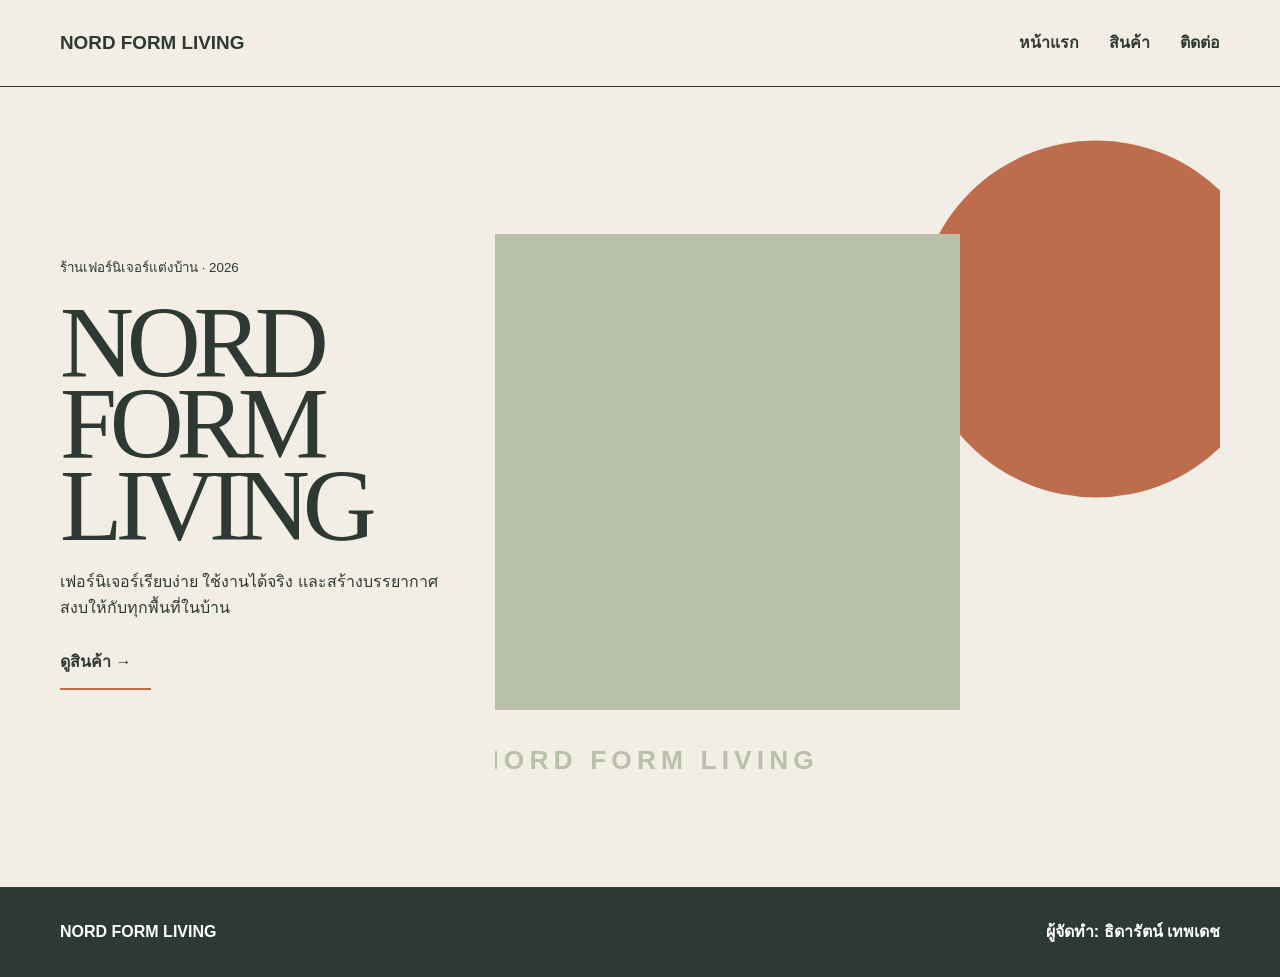
<file: index.html>
<!doctype html>
<html lang="th"><head><meta charset="utf-8"><meta name="viewport" content="width=device-width,initial-scale=1"><title>หน้าแรก | Soft Corner Home</title><link rel="stylesheet" href="assets/style.css"></head><body><header class="header"><nav class="nav container"><a class="brand" href="welcome.html">NORD FORM LIVING</a><div class="links"><a href="index.html">หน้าแรก</a><a href="products.html">สินค้า</a><a href="contact.html">ติดต่อ</a></div></nav></header><main class="hero"><div class="container hero-grid"><section><small>ร้านเฟอร์นิเจอร์แต่งบ้าน · 2026</small><h1>NORD FORM LIVING</h1><p>เฟอร์นิเจอร์เรียบง่าย ใช้งานได้จริง และสร้างบรรยากาศสงบให้กับทุกพื้นที่ในบ้าน</p><a class="button" href="products.html">ดูสินค้า →</a></section><img src="images/home-hero.svg" alt="ร้านเฟอร์นิเจอร์แต่งบ้าน"></div></main><footer class="footer"><div class="container footer-row"><strong>NORD FORM LIVING</strong><span class="footer-student">ผู้จัดทำ: ธิดารัตน์ เทพเดช</span></div></footer></body></html>
</file>
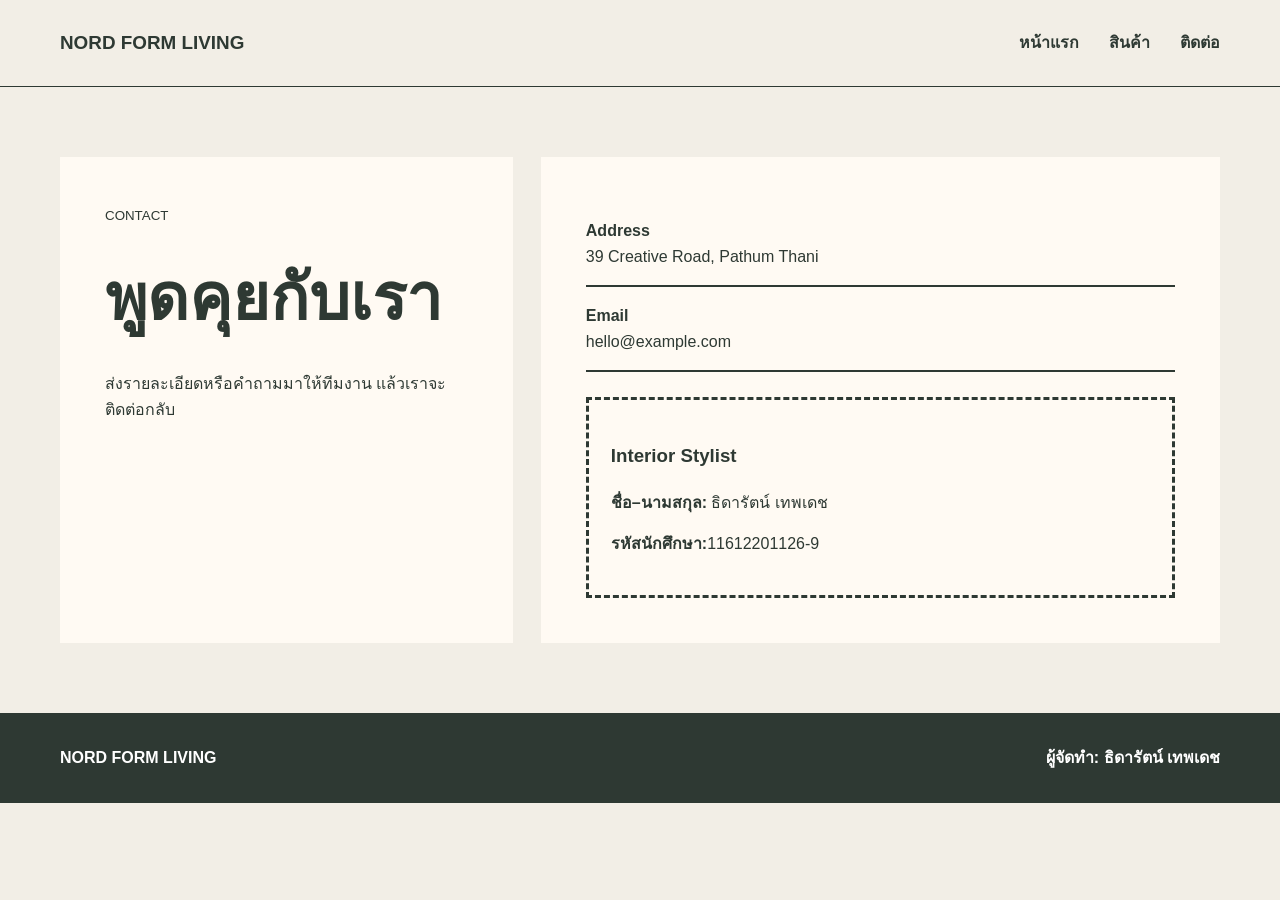
<file: contact.html>
<!doctype html>
<html lang="th"><head><meta charset="utf-8"><meta name="viewport" content="width=device-width,initial-scale=1"><title>ติดต่อ | Soft Corner Home</title><link rel="stylesheet" href="assets/style.css"></head><body><header class="header"><nav class="nav container"><a class="brand" href="welcome.html">NORD FORM LIVING</a><div class="links"><a href="index.html">หน้าแรก</a><a href="products.html">สินค้า</a><a href="contact.html">ติดต่อ</a></div></nav></header><main class="contact"><div class="container contact-grid"><div><small>CONTACT</small><h1>พูดคุยกับเรา</h1><p>ส่งรายละเอียดหรือคำถามมาให้ทีมงาน แล้วเราจะติดต่อกลับ</p></div><div><div class="detail"><strong>Address</strong><br>39 Creative Road, Pathum Thani</div><div class="detail"><strong>Email</strong><br>hello@example.com</div><div class="student"><h3>Interior Stylist</h3><p><strong>ชื่อ–นามสกุล:</strong> ธิดารัตน์ เทพเดช</p><p><strong>รหัสนักศึกษา:</strong>11612201126-9</p></div></div></div></main><footer class="footer"><div class="container footer-row"><strong>NORD FORM LIVING</strong><span class="footer-student">ผู้จัดทำ: ธิดารัตน์ เทพเดช </span></div></footer></body></html>
</file>
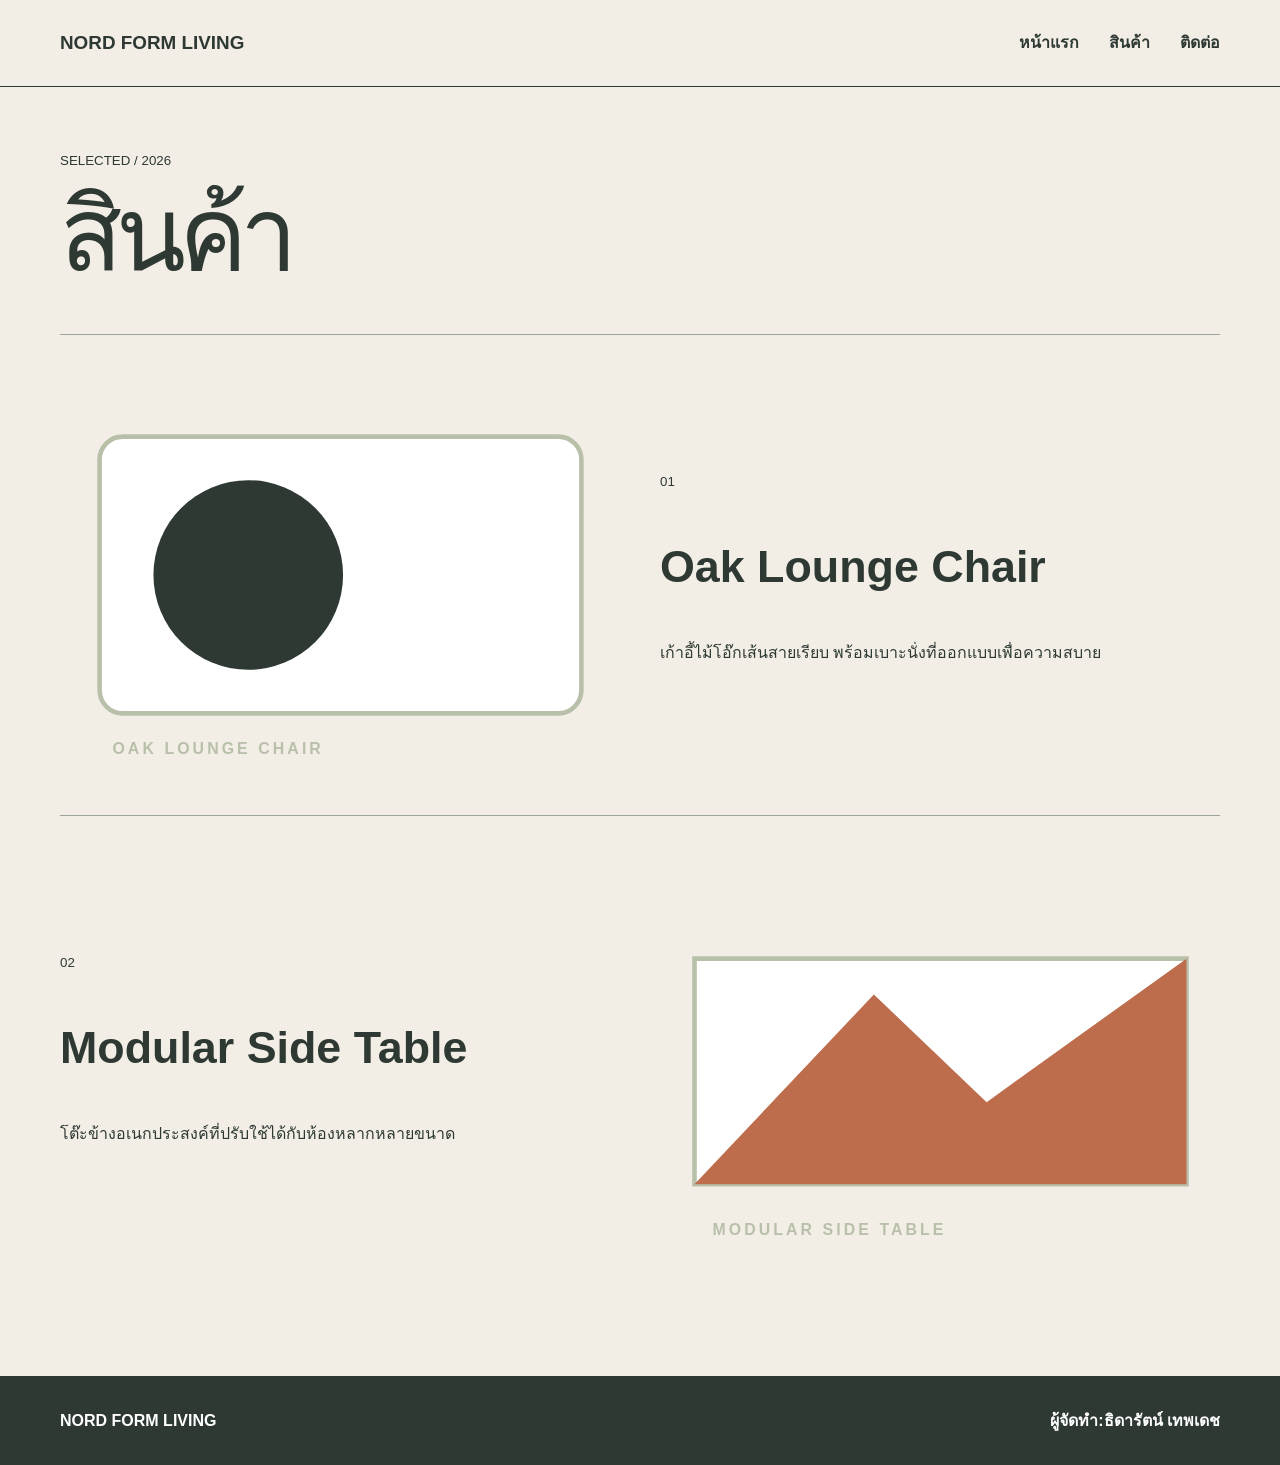
<file: products.html>
<!doctype html>
<html lang="th"><head><meta charset="utf-8"><meta name="viewport" content="width=device-width,initial-scale=1"><title>สินค้า | Soft Corner Home</title><link rel="stylesheet" href="assets/style.css"></head><body><header class="header"><nav class="nav container"><a class="brand" href="welcome.html">NORD FORM LIVING</a><div class="links"><a href="index.html">หน้าแรก</a><a href="products.html">สินค้า</a><a href="contact.html">ติดต่อ</a></div></nav></header><main><section class="page-head"><div class="container"><small>SELECTED / 2026</small><h1>สินค้า</h1></div></section><section class="listing"><div class="container"><article class="entry"><img src="images/chair-new.svg" alt="Oak Lounge Chair"><div><small>01</small><h2>Oak Lounge Chair</h2><p>เก้าอี้ไม้โอ๊กเส้นสายเรียบ พร้อมเบาะนั่งที่ออกแบบเพื่อความสบาย</p></div></article><article class="entry"><img src="images/table-new.svg"><div><small>02</small><h2>Modular Side Table</h2><p>โต๊ะข้างอเนกประสงค์ที่ปรับใช้ได้กับห้องหลากหลายขนาด</p></div></article></div></section></main><footer class="footer"><div class="container footer-row"><strong>NORD FORM LIVING</strong><span class="footer-student">ผู้จัดทำ:ธิดารัตน์ เทพเดช</span></div></footer></body></html>
</file>
<file: assets/style.css>
*{box-sizing:border-box}body{margin:0;font-family:Arial,"Noto Sans Thai",sans-serif;line-height:1.6;color:var(--ink);background:var(--paper)}a{color:inherit}.container{width:min(1160px,91%);margin:auto}img{display:block;width:100%;object-fit:cover}.nav{min-height:86px;display:flex;justify-content:space-between;align-items:center;gap:25px}.brand{font-size:1.18rem;font-weight:900;text-decoration:none}.links{display:flex;gap:14px}.links a{text-decoration:none;font-weight:800}.hero{padding:45px 0 75px}.hero-grid{display:grid;grid-template-columns:1fr 1fr;gap:45px;align-items:center}.hero h1,.page-head h1{font-size:clamp(4rem,8vw,8rem);line-height:.8;letter-spacing:-.07em;margin:22px 0}.hero img{height:590px}.button{display:inline-block;padding:13px 20px;background:var(--ink);color:white;text-decoration:none;font-weight:900}.page-head{padding:60px 0 35px}.listing{padding-bottom:80px}.entry{display:grid;grid-template-columns:1fr 1fr;gap:40px;align-items:center;padding:35px 0}.entry:nth-child(even) img{order:2}.entry img{height:410px}.entry h2{font-size:2.8rem}.contact{padding:70px 0}.contact-grid{display:grid;grid-template-columns:.8fr 1.2fr;gap:28px}.contact-grid>div{padding:45px}.contact h1{font-size:4rem;line-height:.9}.detail{padding:16px 0;border-bottom:2px solid var(--ink)}.student{margin-top:25px;padding:22px;border:3px dashed var(--ink)}.footer{padding:32px 0;background:var(--ink);color:white}.footer-row{display:flex;justify-content:space-between}.footer-student{font-weight:900}@media(max-width:800px){.nav{padding:18px 0;align-items:flex-start;flex-direction:column}.links{width:100%;justify-content:space-between}.hero-grid,.entry,.contact-grid{grid-template-columns:1fr}.entry:nth-child(even) img{order:0}.hero img,.entry img{height:380px}.footer-row{flex-direction:column;gap:15px}}:root{--main:#2e3933;--accent:#bd6d4b;--ink:#2e3933;--paper:#f2eee6}.header{border-bottom:1px solid var(--ink)}.links{gap:30px}.hero-grid{grid-template-columns:.7fr 1.3fr}.hero h1{font-family:Georgia,serif;font-weight:400}.hero img{height:680px}.button{background:transparent;color:var(--ink);border-bottom:2px solid var(--accent);padding-left:0}.page-head h1{font-family:Georgia,serif;font-weight:400}.entry{border-top:1px solid #9ca49e}.entry img{border-radius:4px}.contact-grid>div{background:#fffaf3}.footer{background:var(--main)}
</file>
